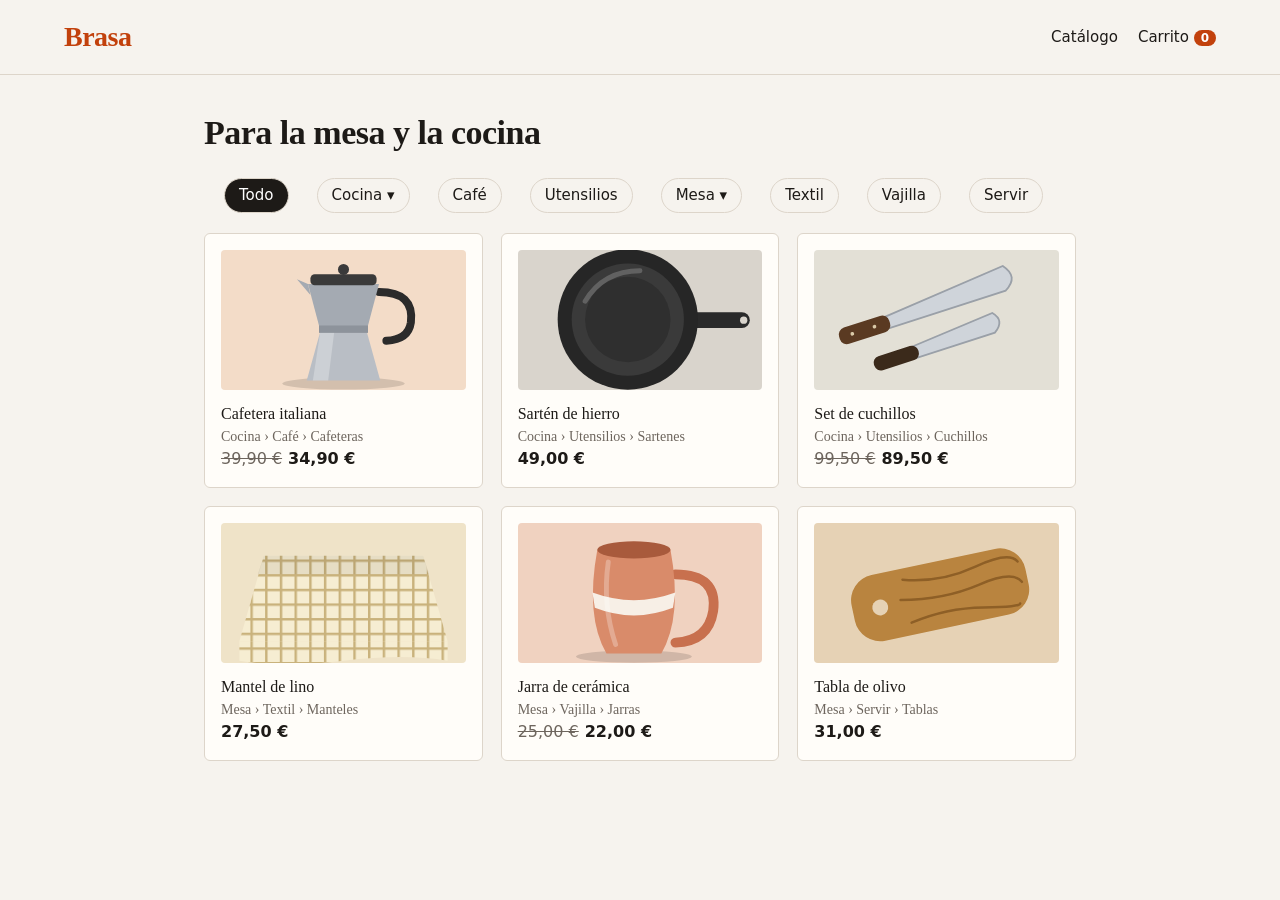
<file: index.html>
<!doctype html><html lang="es"><head><meta charset="utf-8"><meta name="viewport" content="width=device-width,initial-scale=1"><title>Catálogo · Tienda Brasa</title><link rel="stylesheet" href="style.css">
<script src="catalog.js"></script>
<script src="dl-init.js" data-page="home"></script>
<!-- Google Tag Manager -->
<script>(function(w,d,s,l,i){w[l]=w[l]||[];w[l].push({'gtm.start':new Date().getTime(),event:'gtm.js'});var f=d.getElementsByTagName(s)[0],j=d.createElement(s),dl=l!='dataLayer'?'&l='+l:'';j.async=true;j.src='https://www.googletagmanager.com/gtm.js?id='+i+dl;f.parentNode.insertBefore(j,f);})(window,document,'script','dataLayer','GTM-NZNKFBTH');</script>
</head><body data-page="home"><noscript><iframe src="https://www.googletagmanager.com/ns.html?id=GTM-NZNKFBTH" height="0" width="0" style="display:none;visibility:hidden"></iframe></noscript>
<header><a href="index.html" class="logo">Brasa</a><nav><a href="index.html">Catálogo</a><a href="cart.html">Carrito <b id="badge">0</b></a></nav></header>
<main id="app"></main><script src="app.js"></script></body></html>
</file>
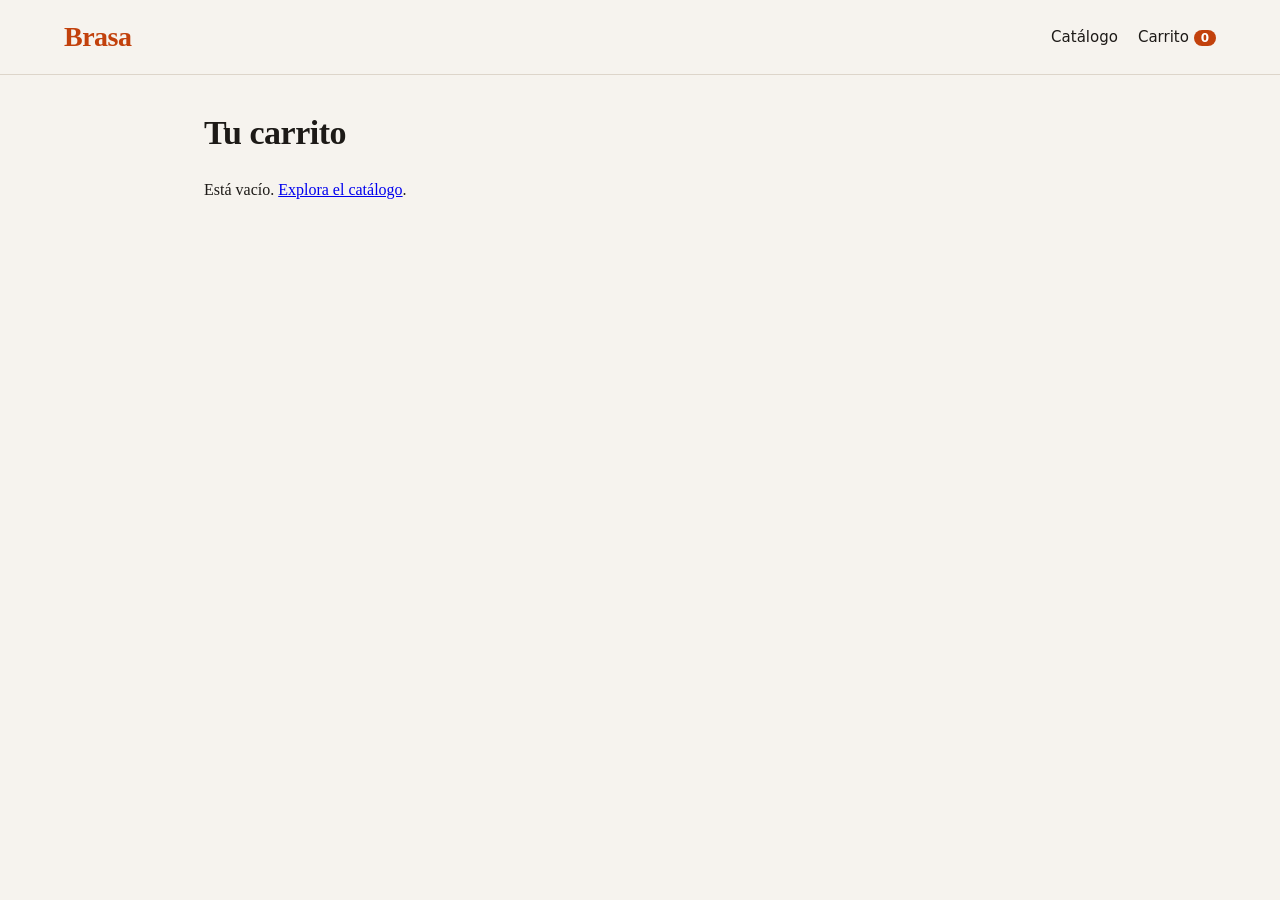
<file: cart.html>
<!doctype html><html lang="es"><head><meta charset="utf-8"><meta name="viewport" content="width=device-width,initial-scale=1"><title>Carrito · Tienda Brasa</title><link rel="stylesheet" href="style.css">
<script src="catalog.js"></script>
<script src="dl-init.js" data-page="cart"></script>
<!-- Google Tag Manager -->
<script>(function(w,d,s,l,i){w[l]=w[l]||[];w[l].push({'gtm.start':new Date().getTime(),event:'gtm.js'});var f=d.getElementsByTagName(s)[0],j=d.createElement(s),dl=l!='dataLayer'?'&l='+l:'';j.async=true;j.src='https://www.googletagmanager.com/gtm.js?id='+i+dl;f.parentNode.insertBefore(j,f);})(window,document,'script','dataLayer','GTM-NZNKFBTH');</script>
</head><body data-page="cart"><noscript><iframe src="https://www.googletagmanager.com/ns.html?id=GTM-NZNKFBTH" height="0" width="0" style="display:none;visibility:hidden"></iframe></noscript>
<header><a href="index.html" class="logo">Brasa</a><nav><a href="index.html">Catálogo</a><a href="cart.html">Carrito <b id="badge">0</b></a></nav></header>
<main id="app"></main><script src="app.js"></script></body></html>
</file>
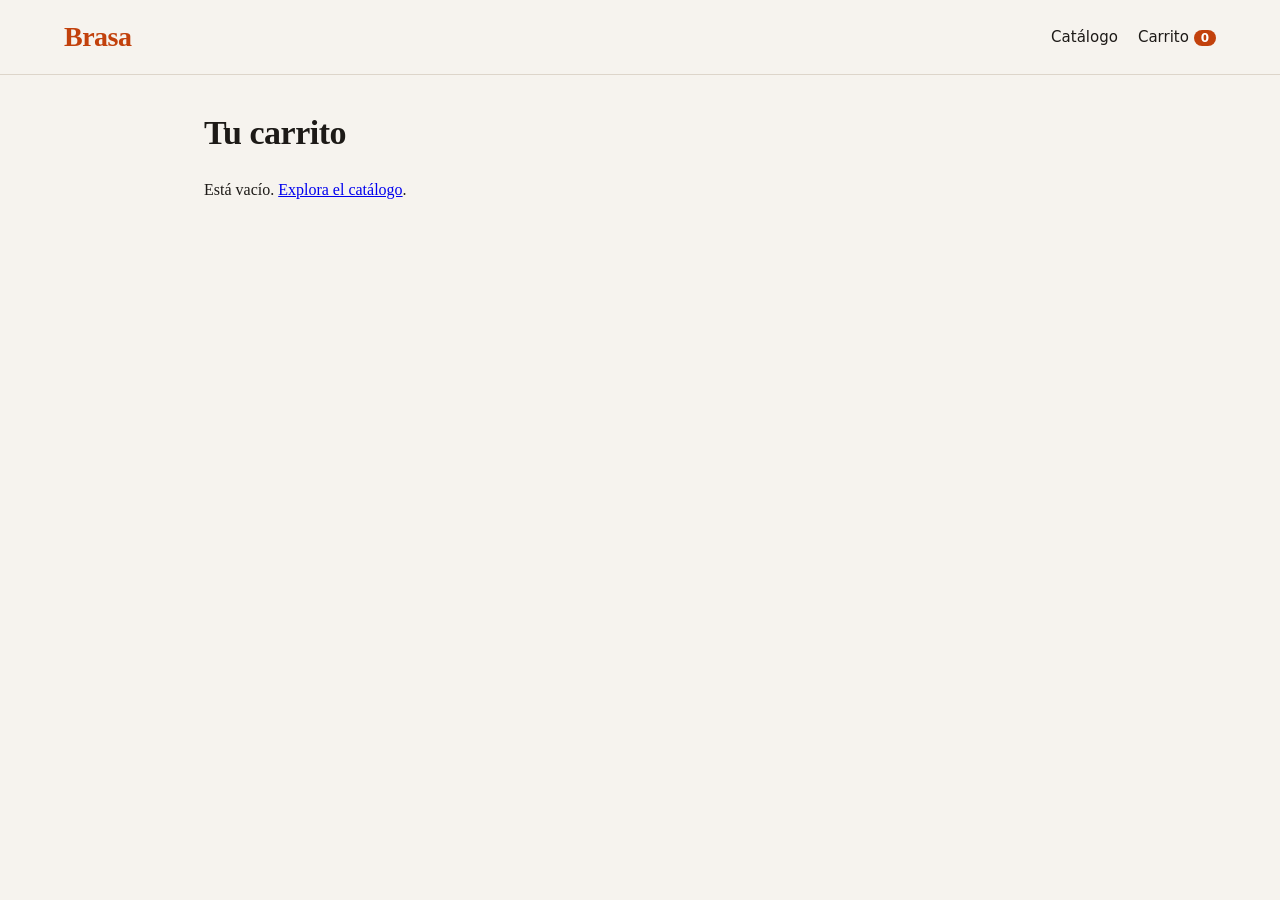
<file: checkout.html>
<!doctype html><html lang="es"><head><meta charset="utf-8"><meta name="viewport" content="width=device-width,initial-scale=1"><title>Checkout · Tienda Brasa</title><link rel="stylesheet" href="style.css">
<script src="catalog.js"></script>
<script src="dl-init.js" data-page="checkout"></script>
<!-- Google Tag Manager -->
<script>(function(w,d,s,l,i){w[l]=w[l]||[];w[l].push({'gtm.start':new Date().getTime(),event:'gtm.js'});var f=d.getElementsByTagName(s)[0],j=d.createElement(s),dl=l!='dataLayer'?'&l='+l:'';j.async=true;j.src='https://www.googletagmanager.com/gtm.js?id='+i+dl;f.parentNode.insertBefore(j,f);})(window,document,'script','dataLayer','GTM-NZNKFBTH');</script>
</head><body data-page="checkout"><noscript><iframe src="https://www.googletagmanager.com/ns.html?id=GTM-NZNKFBTH" height="0" width="0" style="display:none;visibility:hidden"></iframe></noscript>
<header><a href="index.html" class="logo">Brasa</a><nav><a href="index.html">Catálogo</a><a href="cart.html">Carrito <b id="badge">0</b></a></nav></header>
<main id="app"></main><script src="app.js"></script></body></html>
</file>
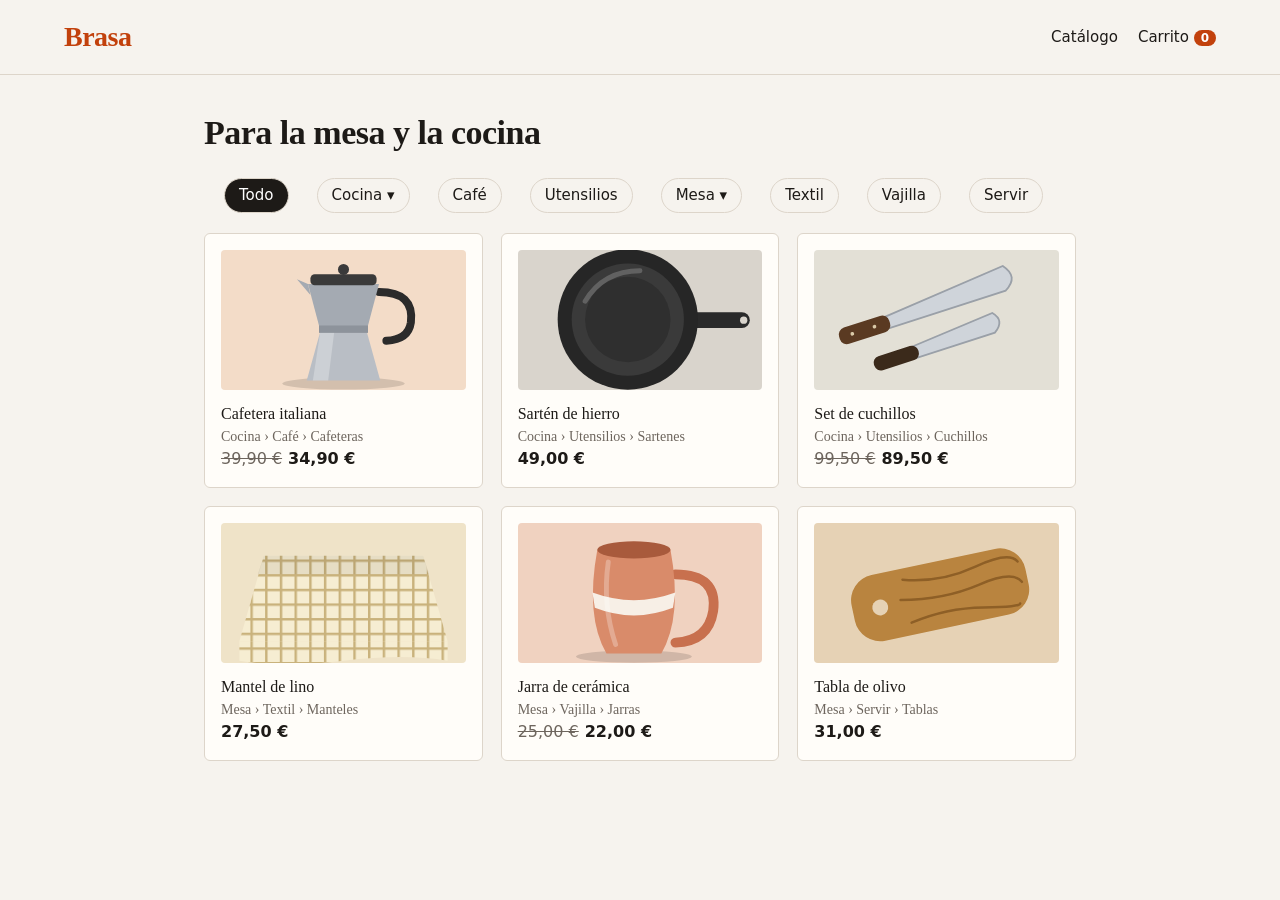
<file: confirmation.html>
<!doctype html><html lang="es"><head><meta charset="utf-8"><meta name="viewport" content="width=device-width,initial-scale=1"><title>Pedido confirmado · Tienda Brasa</title><link rel="stylesheet" href="style.css">
<script src="catalog.js"></script>
<script src="dl-init.js" data-page="purchase"></script>
<!-- Google Tag Manager -->
<script>(function(w,d,s,l,i){w[l]=w[l]||[];w[l].push({'gtm.start':new Date().getTime(),event:'gtm.js'});var f=d.getElementsByTagName(s)[0],j=d.createElement(s),dl=l!='dataLayer'?'&l='+l:'';j.async=true;j.src='https://www.googletagmanager.com/gtm.js?id='+i+dl;f.parentNode.insertBefore(j,f);})(window,document,'script','dataLayer','GTM-NZNKFBTH');</script>
</head><body data-page="confirmation"><noscript><iframe src="https://www.googletagmanager.com/ns.html?id=GTM-NZNKFBTH" height="0" width="0" style="display:none;visibility:hidden"></iframe></noscript>
<header><a href="index.html" class="logo">Brasa</a><nav><a href="index.html">Catálogo</a><a href="cart.html">Carrito <b id="badge">0</b></a></nav></header>
<main id="app"></main><script src="app.js"></script></body></html>
</file>
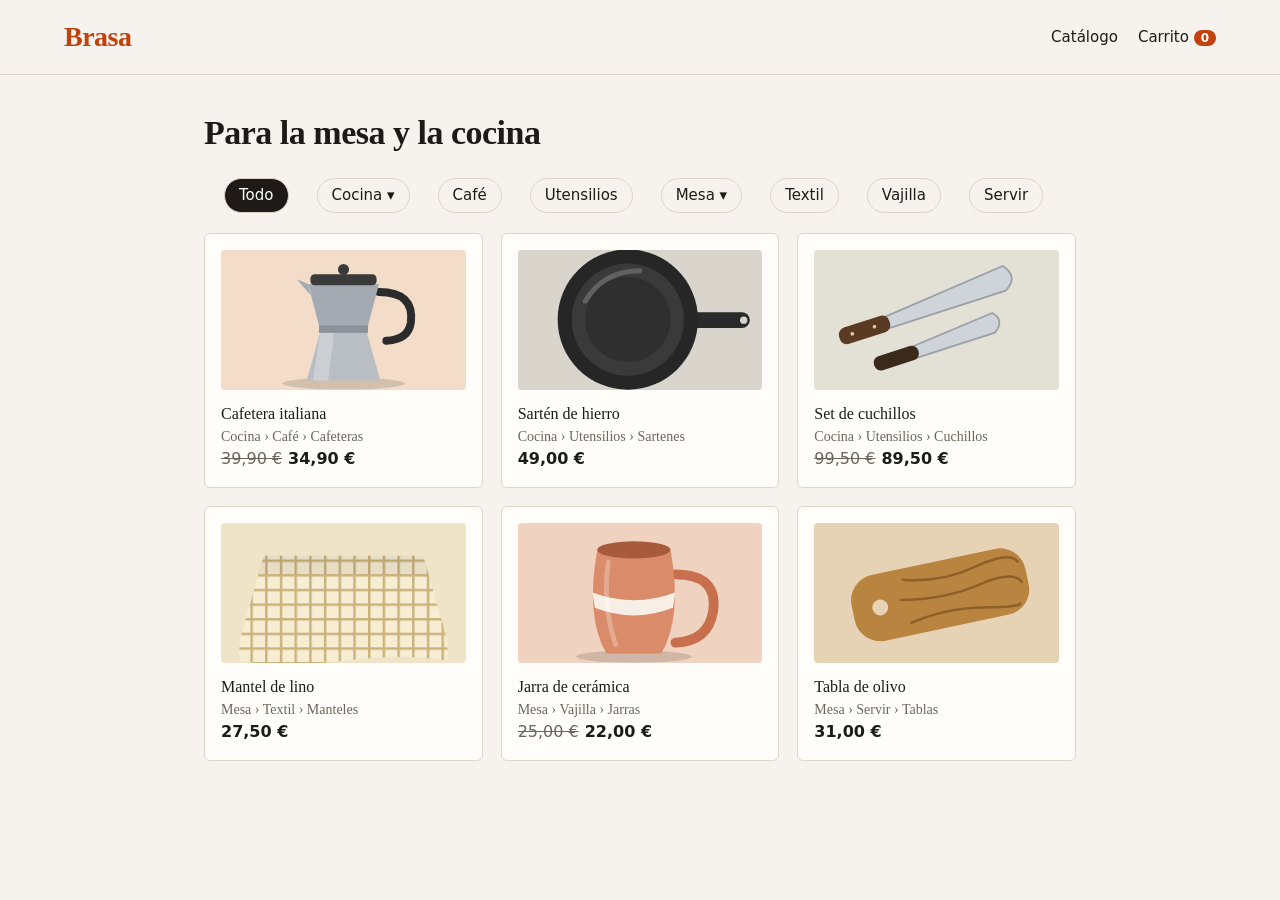
<file: product.html>
<!doctype html><html lang="es"><head><meta charset="utf-8"><meta name="viewport" content="width=device-width,initial-scale=1"><title>Producto · Tienda Brasa</title><link rel="stylesheet" href="style.css">
<script src="catalog.js"></script>
<script src="dl-init.js" data-page="product"></script>
<!-- Google Tag Manager -->
<script>(function(w,d,s,l,i){w[l]=w[l]||[];w[l].push({'gtm.start':new Date().getTime(),event:'gtm.js'});var f=d.getElementsByTagName(s)[0],j=d.createElement(s),dl=l!='dataLayer'?'&l='+l:'';j.async=true;j.src='https://www.googletagmanager.com/gtm.js?id='+i+dl;f.parentNode.insertBefore(j,f);})(window,document,'script','dataLayer','GTM-NZNKFBTH');</script>
</head><body data-page="product"><noscript><iframe src="https://www.googletagmanager.com/ns.html?id=GTM-NZNKFBTH" height="0" width="0" style="display:none;visibility:hidden"></iframe></noscript>
<header><a href="index.html" class="logo">Brasa</a><nav><a href="index.html">Catálogo</a><a href="cart.html">Carrito <b id="badge">0</b></a></nav></header>
<main id="app"></main><script src="app.js"></script></body></html>
</file>
<file: style.css>
:root{--bg:#f6f3ee;--ink:#1d1a17;--mut:#6d655d;--line:#ddd5ca;--acc:#c2410c;--card:#fffdf9}
*{box-sizing:border-box}body{margin:0;background:var(--bg);color:var(--ink);font:16px/1.5 Georgia,'Times New Roman',serif}
header{display:flex;justify-content:space-between;align-items:center;padding:16px 5vw;border-bottom:1px solid var(--line)}
.logo{font-size:28px;font-weight:700;letter-spacing:-.5px;color:var(--acc);text-decoration:none}
nav a{margin-left:20px;color:var(--ink);text-decoration:none;font-family:system-ui,sans-serif;font-size:15px}
#badge{background:var(--acc);color:#fff;border-radius:10px;padding:1px 7px;font-size:12px}
main{max-width:1000px;margin:0 auto;padding:32px 5vw}h1{font-size:34px;margin:0 0 20px;letter-spacing:-.5px}
.grid{display:grid;grid-template-columns:repeat(auto-fill,minmax(220px,1fr));gap:18px}
.card{display:block;background:var(--card);border:1px solid var(--line);border-radius:6px;padding:16px;color:inherit;text-decoration:none}
.card:hover,.card:focus-visible{border-color:var(--acc);outline:none}
.ph{height:140px;display:grid;place-items:center;font-size:64px;border-radius:4px;margin-bottom:12px}
.price{font-family:system-ui,sans-serif;font-weight:600}.mut{color:var(--mut);font-size:14px}
.btn{display:inline-block;background:var(--acc);color:#fff;border:0;border-radius:4px;padding:12px 22px;font:600 15px system-ui,sans-serif;cursor:pointer;text-decoration:none}
.btn.alt{background:none;color:var(--ink);border:1px solid var(--ink)}.btn:focus-visible{outline:3px solid var(--ink)}
.row{display:flex;gap:16px;align-items:center;padding:14px 0;border-bottom:1px solid var(--line)}.row .ph{height:60px;width:60px;font-size:30px;margin:0}.row .g{flex:1}
.two{display:grid;grid-template-columns:1fr 340px;gap:32px}@media(max-width:760px){.two{grid-template-columns:1fr}}
.box{background:var(--card);border:1px solid var(--line);border-radius:6px;padding:20px}
label{display:block;margin:10px 0 4px;font:14px system-ui,sans-serif}input[type=text],input[type=email]{width:100%;padding:10px;border:1px solid var(--line);border-radius:4px;font:15px system-ui}
.opt{display:flex;gap:8px;align-items:center;margin:6px 0;font-family:system-ui,sans-serif}.opt label{margin:0}
.tot{display:flex;justify-content:space-between;padding:4px 0;font-family:system-ui,sans-serif}.tot.big{font-weight:700;font-size:18px;border-top:1px solid var(--line);margin-top:8px;padding-top:10px}
.q button{width:28px;height:28px;border:1px solid var(--line);background:#fff;border-radius:4px;cursor:pointer}
.ok{font-size:44px;color:#2f7d32}
img.ph{width:100%;object-fit:cover;display:block}.row img.ph{width:60px}.big{height:auto!important;aspect-ratio:4/3}
.chips{display:flex;flex-wrap:wrap;gap:8px;margin:0 0 20px;font-family:system-ui,sans-serif;font-size:14px}
.chips a{border:1px solid var(--line);border-radius:20px;padding:5px 14px;color:var(--ink);text-decoration:none}.chips a.on{background:var(--ink);color:#fff}
.old{text-decoration:line-through;color:var(--mut);font-weight:400;margin-right:6px}.crumb{font:14px system-ui,sans-serif;color:var(--mut);margin-bottom:8px}
</file>
